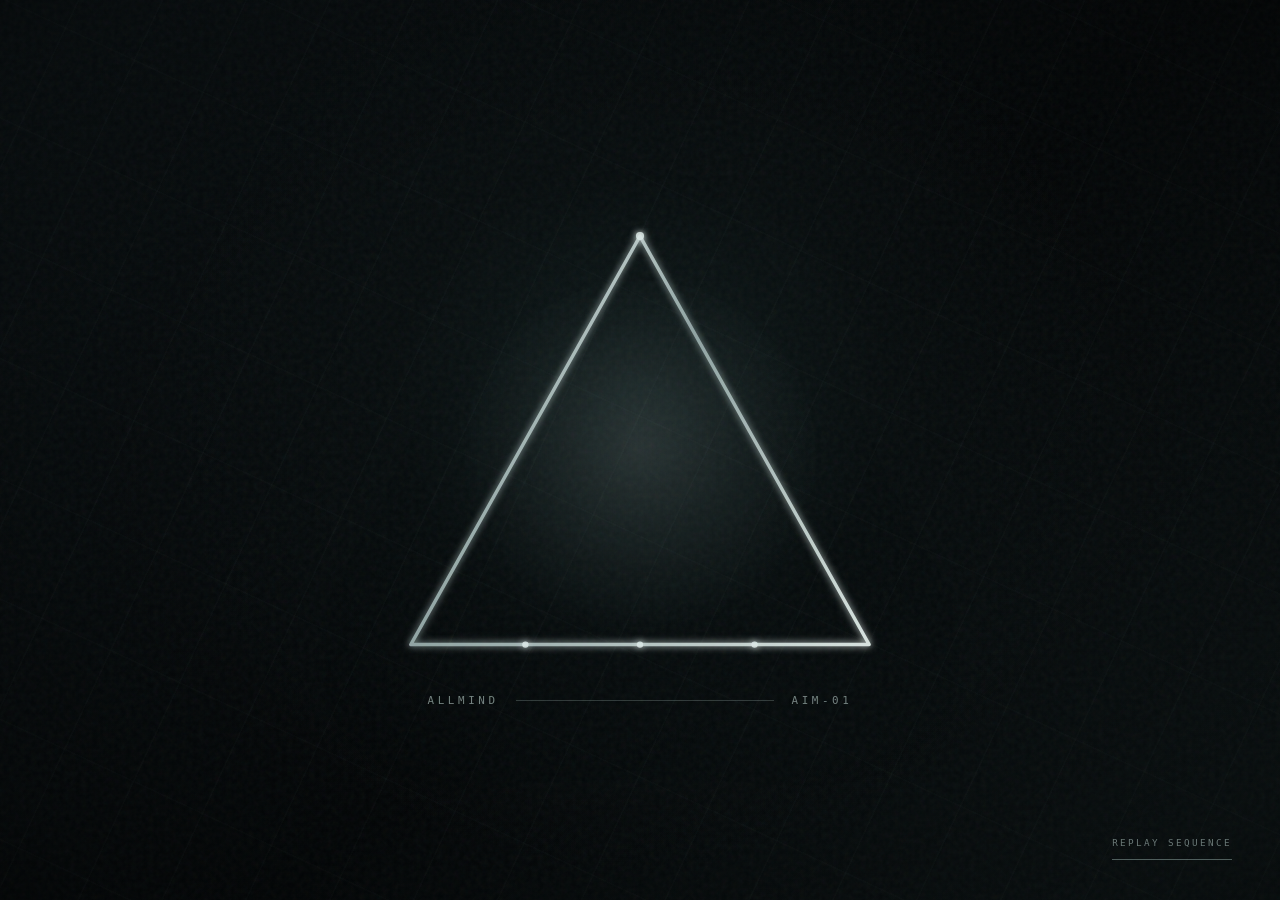
<file: index.html>
<!doctype html>
<!--
  <!doctype html> 是文档类型声明，不是普通 HTML 标签。
  它告诉浏览器按照现代 HTML5 标准模式解析页面，避免进入兼容旧网页的怪异模式。
-->
<html lang="zh-CN">
  <!--
    <html> 是整个文档的根元素。
    lang="zh-CN" 表示主要语言为简体中文，搜索引擎、翻译工具和屏幕阅读器
    会使用这个信息选择更合适的处理方式。

    HTML 标签通常成对出现：
      <section> 是开始标签；
      </section> 是结束标签；
    标签之间是它的子内容。

    写在开始标签内的 name="value" 叫“属性”：
    - name 是属性名；
    - = 连接属性名和值；
    - value 通常写在双引号内。
  -->
  <head>
    <!--
      <head> 保存页面元数据、标题和外部资源引用，一般不直接显示在页面主体中。
      <body> 才保存用户能够看到或交互的内容。
    -->
    <meta charset="UTF-8" />
    <!-- charset 指定 UTF-8 编码，使中文和大多数字符能够正确显示。 -->

    <meta name="viewport" content="width=device-width, initial-scale=1.0" />
    <!--
      viewport 控制移动设备的布局视口：
      - width=device-width：布局宽度等于设备屏幕宽度；
      - initial-scale=1.0：初始缩放比例为 1。
    -->

    <meta name="theme-color" content="#05090a" />
    <!-- 部分移动浏览器会用 theme-color 设置地址栏等界面的主题色。 -->

    <title>AIM // Linkage Sequence</title>
    <!-- title 显示在浏览器标签页和书签名称中。 -->

    <link rel="stylesheet" href="./style.css" />
    <!--
      <link> 引入外部资源：
      - rel="stylesheet" 表示资源是样式表；
      - href="./style.css" 表示读取当前目录中的 style.css；
      - ./ 代表“当前 HTML 文件所在目录”。
    -->
  </head>
  <body>
    <!--
      id 与 class 的区别：
      - id 在一个页面中应当唯一，例如 id="scene"；
      - class 可以被多个元素复用，也可同时写多个类名；
      - CSS 中 #scene 选择 id，.scene 选择 class；
      - JavaScript 可以通过 querySelector 使用相同的选择器语法。
    -->

    <!--
      整个页面只有一个主场景。
      scene 同时作为 CSS 背景容器，以及 JS 添加 restarting/is-complete 状态类的节点。
    -->
    <main class="scene" id="scene" aria-label="A 与 M 几何标志动画，单击可跳过绘制，结尾两次闪烁不可跳过，闪烁结束后双击可重新播放">
      <!-- aria-hidden 表示这两个元素只有装饰作用，屏幕阅读器无需朗读。 -->
      <div class="noise" aria-hidden="true"></div>
      <div class="scanline" aria-hidden="true"></div>

      <section class="mark-wrap" aria-label="几何字母 A 与 M">
        <div class="halo" aria-hidden="true"></div>

        <!--
          viewBox 建立 520×460 的内部坐标系。
          页面缩放 SVG 时，所有路径坐标仍然以这个固定坐标系计算。

          SVG 是基于 XML 的矢量图形语法：
          - 与位图不同，放大后路径不会出现像素锯齿；
          - path 保存点和线的数学坐标；
          - stroke 控制线条，fill 控制内部填充。

          role="img" 告诉无障碍工具把整个 SVG 当作一张图片；
          aria-labelledby="logo-title logo-desc" 表示图片名称和描述来自
          id 为 logo-title、logo-desc 的两个元素。
        -->
        <svg class="mark" viewBox="0 0 520 460" role="img" aria-labelledby="logo-title logo-desc">
          <!-- title 和 desc 为屏幕阅读器提供图形名称及绘制过程说明。 -->
          <title id="logo-title">A 与 M 合体几何标志</title>
          <desc id="logo-desc">外部三角形完成后，从底边四分之一和四分之三处同时连接顶点，绘制横线形成 A，再从横线两端连接底边中点形成 M，最后从横线中点垂直连接底边</desc>

          <!-- defs 中的滤镜和渐变不会直接显示，由后续图形通过 id 引用。 -->
          <defs>
            <!-- 高斯模糊副本与原图叠加，生成发光描边。 -->
            <filter id="glow" x="-60%" y="-60%" width="220%" height="220%">
              <!--
                stdDeviation 控制模糊程度；
                result="blur" 给这一步结果命名，后续 feMergeNode 可以引用它。
              -->
              <feGaussianBlur stdDeviation="3.2" result="blur" />

              <!-- 先合并模糊副本，再合并 SourceGraphic 原始线条。 -->
              <feMerge><feMergeNode in="blur" /><feMergeNode in="SourceGraphic" /></feMerge>
            </filter>

            <!--
              userSpaceOnUse 让渐变使用 SVG 坐标，而不是每条路径自己的包围盒。
              水平线的包围盒高度为 0；如果使用默认 objectBoundingBox，部分浏览器
              无法绘制该渐变，所以这里必须使用 userSpaceOnUse。
            -->
            <linearGradient id="metal" gradientUnits="userSpaceOnUse" x1="58" y1="38" x2="462" y2="398">
              <!--
                stop 定义渐变色标：
                - offset=0 是渐变起点；
                - offset=.45 是 45% 位置；
                - offset=1 是渐变终点。
              -->
              <stop offset="0" stop-color="#edf7f4" />
              <stop offset=".45" stop-color="#8fa3a2" />
              <stop offset="1" stop-color="#d8e3df" />
            </linearGradient>

            <!-- 标志中央的柔和径向光。 -->
            <radialGradient id="core" cx="50%" cy="48%" r="52%">
              <stop offset="0" stop-color="#dcebea" stop-opacity=".22" />
              <stop offset="1" stop-color="#89b2ae" stop-opacity="0" />
            </radialGradient>
          </defs>

          <!-- 位于所有线条下方的半透明中央微光。 -->
          <circle class="core" cx="260" cy="232" r="155" fill="url(#core)" />

          <!--
            外三角形是一条连续闭合路径：
            顶点(260,38) → 左下角(58,398) → 右下角(462,398) → Z 回到顶点。
            使用单条路径可以保证三个角在最终状态完全闭合。
          -->
          <g class="geometry outer" fill="none" stroke="url(#metal)" stroke-width="3">
            <!--
              path 的 d 属性是一串绘图命令：
              - M260 38：把画笔移动到 (260,38)，不画线；
              - L58 398：从当前位置画直线到 (58,398)；
              - L462 398：继续画直线到底边右端；
              - Z：关闭路径，自动连回最初的 M 坐标。

              SVG 坐标原点位于左上角：x 向右增大，y 向下增大。
            -->
            <path class="draw outer-triangle" d="M260 38 L58 398 L462 398 Z" />
          </g>

          <!--
            内部 AIM 结构：
            - 外三角形底边从 x=58 到 x=462，全长 404；
            - x=159 = 58 + 404×1/4；
            - x=361 = 58 + 404×3/4；
            - 横线 y=221，距底边高度为 398-221=177；
            - 横线端点是它与两条 A 内斜线的交点；
            - (260,398) 是外三角形底边中点。
          -->
          <g class="geometry inner-a" fill="none" stroke="url(#metal)" stroke-width="3.5">
            <!--
              <g> 表示 group（分组）。
              fill、stroke、stroke-width 写在父级 g 上，内部 path 会继承它们；
              横线单独写 stroke 属性，则会覆盖继承的 stroke 渐变。
            -->

            <!-- 两条线分别从底边 1/4、3/4 处同时画向顶点，构成 A 的主体。 -->
            <path class="draw inner-left" d="M159 398 L260 38" />
            <path class="draw inner-right" d="M361 398 L260 38" />

            <!-- A 的横线从中心向两侧展开。 -->
            <path class="a-bar" d="M208.66 221 L311.34 221" stroke="#dce9e7" />

            <!-- 从横线两端同时连接底边中点，与 A 的下半段共同构成 M。 -->
            <path class="draw m-left" d="M208.66 221 L260 398" />
            <path class="draw m-right" d="M311.34 221 L260 398" />

            <!-- 从横线中心垂直连接底边中点，形成 I 的主体。 -->
            <path class="draw i-stem" d="M260 221 L260 398" />
          </g>

          <!-- 关键连接点的发光圆点。 -->
          <g class="nodes" fill="#dce9e7">
            <!--
              circle 使用圆心坐标 cx/cy 和半径 r。
              例如 cx="260" cy="38" 表示圆心位于三角形顶点。
            -->
            <circle cx="260" cy="38" r="3.6" />
            <circle cx="159" cy="398" r="2.8" />
            <circle cx="361" cy="398" r="2.8" />
            <circle cx="260" cy="398" r="2.8" />
          </g>
        </svg>

        <!-- 纯装饰状态栏，不参与几何动画和无障碍朗读。 -->
        <div class="status" aria-hidden="true">
          <!--
            span 是没有默认视觉语义的行内容器，适合包裹短文字或装饰线。
            三个 span 由 CSS Flex 布局排列在同一行。
          -->
          <span class="status-copy">ALLMIND</span>
          <span class="status-rule"></span>
          <span class="status-code">AIM-01</span>
        </div>
      </section>

      <!--
        登录与注册入口在结尾第一次闪烁开始时出现，并同步上升；
        两次闪烁结束后才可以点击。

        nav 表示这组链接属于页面导航；它的最终位置由 CSS 设置为
        top: calc(50% + 7.25rem)，即从原页面中线继续向下移动约 116px。
        到达指定位置的是整个按钮组的“上边缘”，而不是按钮组的中心。

        初始的 inert 会让按钮在屏幕下方等待期间无法被鼠标或键盘选中；
        JavaScript 在闪烁结束后移除 inert，并同步更新 aria-hidden。
      -->
      <nav
        class="auth-actions"
        id="auth-actions"
        aria-label="账号操作"
        aria-hidden="true"
        inert
      >
        <!-- a 标签负责页面跳转；href 指向之前创建的登录和注册页面。 -->
        <a class="access-button access-button-primary" href="./login.html">登录</a>
        <a class="access-button access-button-secondary" href="./register.html">注册</a>
      </nav>

      <!-- 点击按钮重播；页面其他位置也支持双击重播。 -->
      <button class="replay" id="replay" type="button" aria-label="重新播放动画">
        <!--
          type="button" 明确它是普通按钮；如果以后放进 form，
          它不会像默认 submit 按钮那样提交表单。
          aria-label 提供中文无障碍名称，按钮仍可显示英文视觉文字。
        -->
        REPLAY SEQUENCE
      </button>
    </main>

    <!--
      放在 body 末尾，确保脚本执行时上面的 DOM 元素已经创建完成。
      src="./app.js" 会下载并执行外部 JavaScript 文件。
    -->
    <script src="./app.js"></script>
  </body>
</html>
</file>
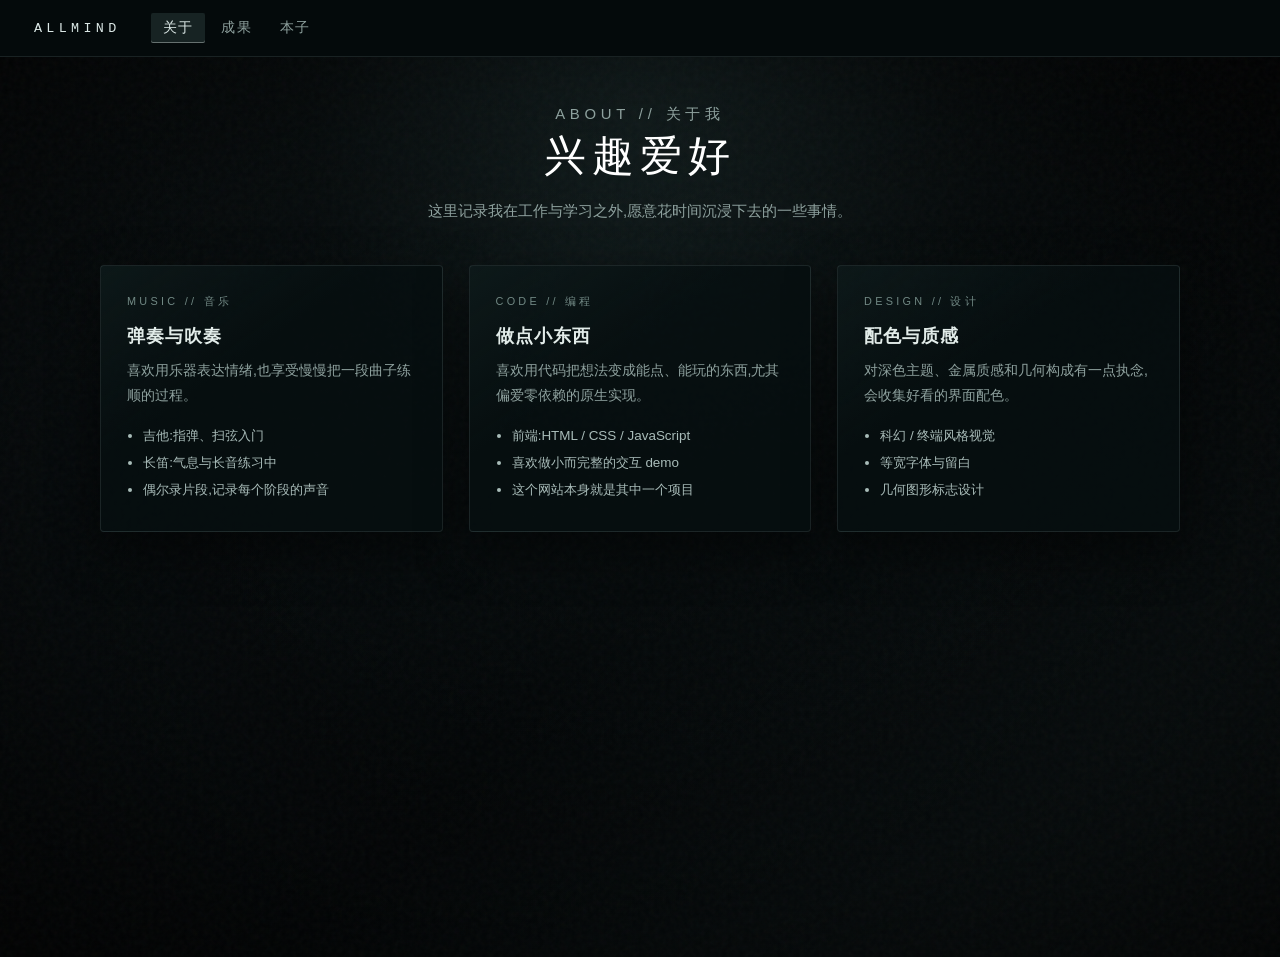
<file: about.html>
<!doctype html>
<!--
  AIM 兴趣介绍页。
  这是纯静态页面,内容直接写在下面,想改什么改什么。
-->
<html lang="zh-CN">
  <head>
    <meta charset="UTF-8" />
    <meta name="viewport" content="width=device-width, initial-scale=1.0" />
    <meta name="theme-color" content="#05090a" />
    <title>关于 // ALLMIND</title>
    <link rel="stylesheet" href="./site.css" />
  </head>
  <body>
    <nav class="site-nav">
      <a class="nav-brand" href="./index.html">ALLMIND</a>
      <div class="nav-links">
        <a class="nav-link is-active" href="./about.html" aria-current="page">关于</a>
        <a class="nav-link" href="./works.html">成果</a>
        <a class="nav-link" href="./notebook.html">本子</a>
      </div>
    </nav>

    <main class="site-scene">
      <div class="noise" aria-hidden="true"></div>

      <header class="page-head">
        <p class="eyebrow">ABOUT // 关于我</p>
        <h1>兴趣爱好</h1>
        <p>这里记录我在工作与学习之外,愿意花时间沉浸下去的一些事情。</p>
      </header>

      <section class="interest-grid">
        <article class="interest-card">
          <p class="interest-code">MUSIC // 音乐</p>
          <h2>弹奏与吹奏</h2>
          <p>喜欢用乐器表达情绪,也享受慢慢把一段曲子练顺的过程。</p>
          <ul>
            <li>吉他:指弹、扫弦入门</li>
            <li>长笛:气息与长音练习中</li>
            <li>偶尔录片段,记录每个阶段的声音</li>
          </ul>
        </article>

        <article class="interest-card">
          <p class="interest-code">CODE // 编程</p>
          <h2>做点小东西</h2>
          <p>喜欢用代码把想法变成能点、能玩的东西,尤其偏爱零依赖的原生实现。</p>
          <ul>
            <li>前端:HTML / CSS / JavaScript</li>
            <li>喜欢做小而完整的交互 demo</li>
            <li>这个网站本身就是其中一个项目</li>
          </ul>
        </article>

        <article class="interest-card">
          <p class="interest-code">DESIGN // 设计</p>
          <h2>配色与质感</h2>
          <p>对深色主题、金属质感和几何构成有一点执念,会收集好看的界面配色。</p>
          <ul>
            <li>科幻 / 终端风格视觉</li>
            <li>等宽字体与留白</li>
            <li>几何图形标志设计</li>
          </ul>
        </article>
      </section>
    </main>
  </body>
</html>
</file>
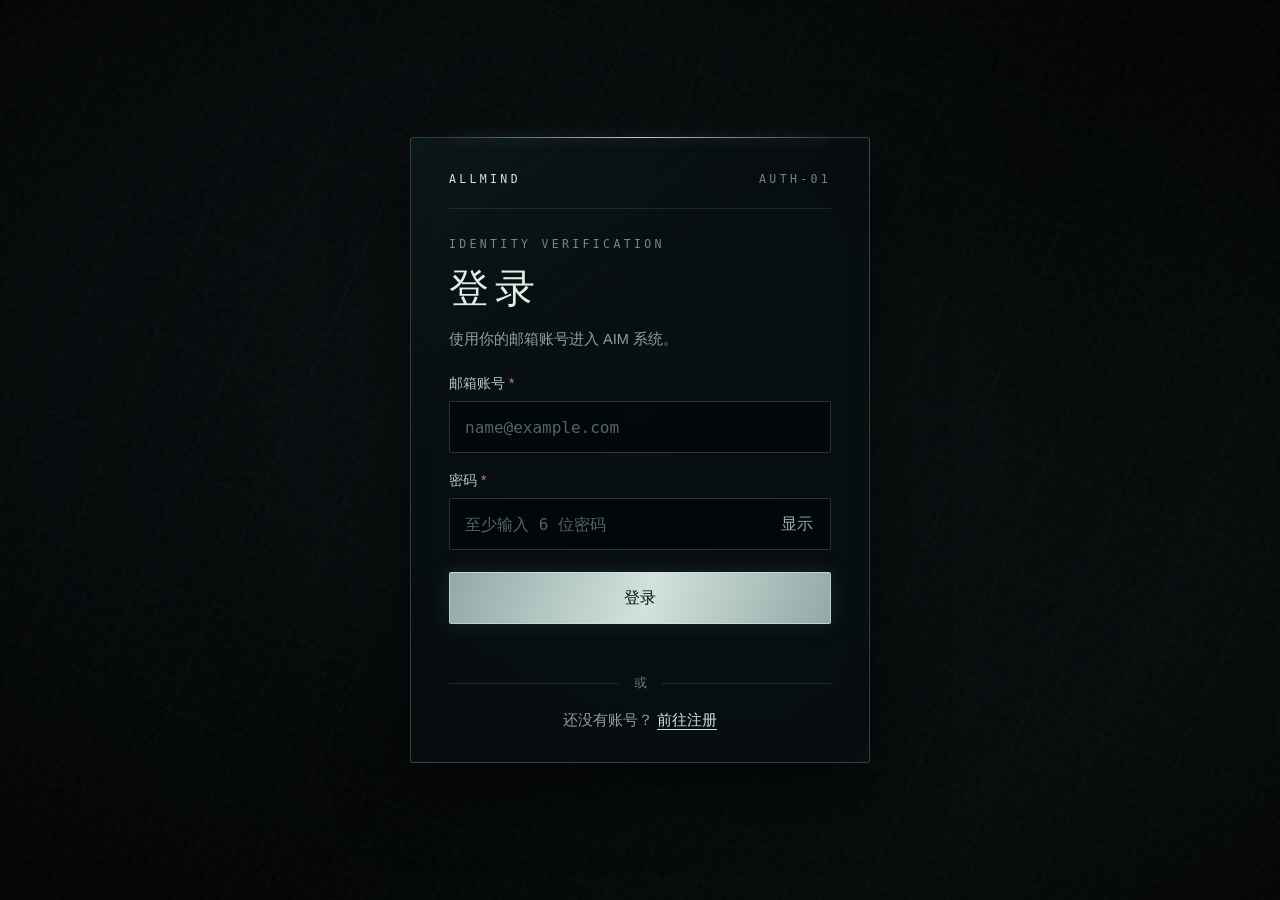
<file: login.html>
<!doctype html>
<!--
  AIM 登录页。

  本页面只负责界面展示和浏览器端格式校验，不连接数据库，也不会把用户输入
  发送到服务器。登录与注册页共用 auth.css 和 auth.js，避免两套页面出现不一致。
-->
<html lang="zh-CN">
  <head>
    <meta charset="UTF-8" />
    <meta name="viewport" content="width=device-width, initial-scale=1.0" />
    <meta name="theme-color" content="#05090a" />
    <title>登录 // ALLMIND</title>
    <link rel="stylesheet" href="./auth.css" />
  </head>
  <body>
    <!-- auth-scene 复用 AIM 主页面的墨绿色渐变、交叉线条与暗角。 -->
    <main class="auth-scene">
      <!-- noise 只负责颗粒质感，aria-hidden 表示它不包含有意义的内容。 -->
      <div class="noise" aria-hidden="true"></div>

      <section class="auth-card" aria-labelledby="login-title">
        <header class="auth-header">
          <!-- 点击品牌名可以返回 AIM 动画首页。 -->
          <a class="brand" href="./index.html" aria-label="返回 AIM 动画首页">ALLMIND</a>
          <span class="auth-code" aria-hidden="true">AUTH-01</span>
        </header>

        <div class="auth-intro">
          <p class="eyebrow">IDENTITY VERIFICATION</p>
          <h1 id="login-title">登录</h1>
          <p>使用你的邮箱账号进入 AIM 系统。</p>
        </div>

        <!--
          novalidate 关闭浏览器默认气泡提示，由 auth.js 输出统一的中文错误信息。
          required、type="email" 和 minlength="6" 仍然保留，因此浏览器的
          Constraint Validation API 依旧知道每个输入框应遵守什么规则。
        -->
        <form class="auth-form" id="login-form" data-auth-form="login" novalidate>
          <label class="field" for="login-email">
            <span class="field-label">邮箱账号 <b aria-hidden="true">*</b></span>
            <input
              class="auth-input"
              id="login-email"
              name="email"
              type="email"
              inputmode="email"
              autocomplete="username"
              placeholder="name@example.com"
              aria-describedby="login-email-error"
              required
            />
            <small class="field-error" id="login-email-error" hidden></small>
          </label>

          <label class="field" for="login-password">
            <span class="field-label">密码 <b aria-hidden="true">*</b></span>
            <span class="password-control">
              <input
                class="auth-input"
                id="login-password"
                name="password"
                type="password"
                autocomplete="current-password"
                placeholder="至少输入 6 位密码"
                aria-describedby="login-password-error"
                minlength="6"
                required
              />
              <button
                class="password-toggle"
                type="button"
                data-toggle-password="login-password"
                aria-controls="login-password"
                aria-pressed="false"
              >显示</button>
            </span>
            <small class="field-error" id="login-password-error" hidden></small>
          </label>

          <button class="primary-button" type="submit">登录</button>
          <!-- role="status" 让屏幕阅读器在文字变化时朗读结果。 -->
          <p class="form-feedback" data-form-feedback role="status" aria-live="polite"></p>
        </form>

        <div class="divider" aria-hidden="true"><span>或</span></div>

        <p class="switch-page">
          还没有账号？
          <a href="./register.html">前往注册</a>
        </p>
      </section>
    </main>

    <script src="./auth.js"></script>
  </body>
</html>
</file>
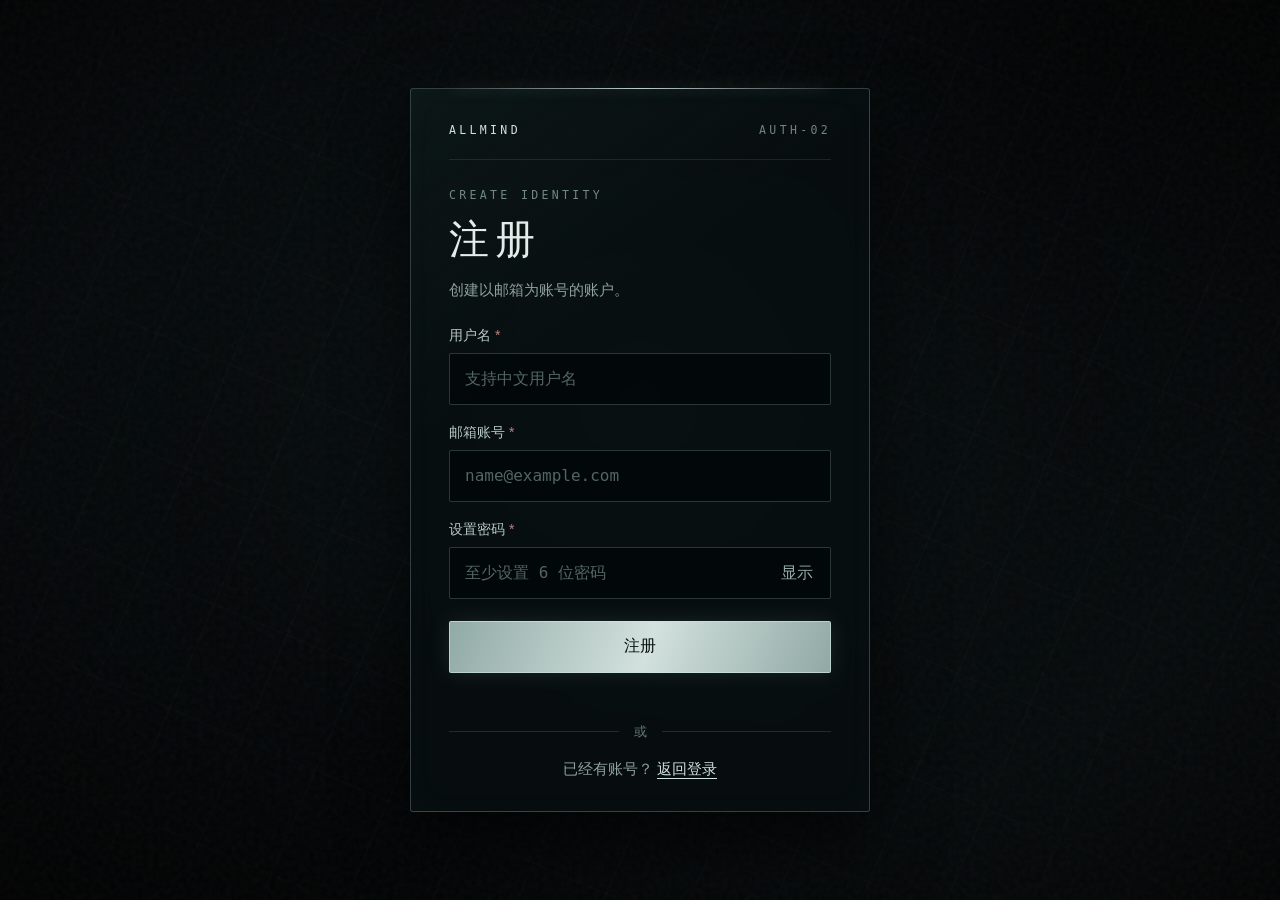
<file: register.html>
<!doctype html>
<!--
  AIM 注册页。

  用户名字段没有 pattern（正则格式）限制，所以汉字、英文字母和数字都可以输入。
  数据库存储、邮箱验证码以及真实账号创建暂不属于本页面的功能范围。
-->
<html lang="zh-CN">
  <head>
    <meta charset="UTF-8" />
    <meta name="viewport" content="width=device-width, initial-scale=1.0" />
    <meta name="theme-color" content="#05090a" />
    <title>注册 // ALLMIND</title>
    <link rel="stylesheet" href="./auth.css" />
  </head>
  <body>
    <main class="auth-scene">
      <div class="noise" aria-hidden="true"></div>

      <section class="auth-card" aria-labelledby="register-title">
        <header class="auth-header">
          <a class="brand" href="./index.html" aria-label="返回 AIM 动画首页">ALLMIND</a>
          <span class="auth-code" aria-hidden="true">AUTH-02</span>
        </header>

        <div class="auth-intro">
          <p class="eyebrow">CREATE IDENTITY</p>
          <h1 id="register-title">注册</h1>
          <p>创建以邮箱为账号的账户。</p>
        </div>

        <form class="auth-form" id="register-form" data-auth-form="register" novalidate>
          <label class="field" for="register-username">
            <span class="field-label">用户名 <b aria-hidden="true">*</b></span>
            <input
              class="auth-input"
              id="register-username"
              name="username"
              type="text"
              autocomplete="nickname"
              placeholder="支持中文用户名"
              aria-describedby="register-username-error"
              required
            />
            <small class="field-error" id="register-username-error" hidden></small>
          </label>

          <label class="field" for="register-email">
            <span class="field-label">邮箱账号 <b aria-hidden="true">*</b></span>
            <input
              class="auth-input"
              id="register-email"
              name="email"
              type="email"
              inputmode="email"
              autocomplete="email"
              placeholder="name@example.com"
              aria-describedby="register-email-error"
              required
            />
            <small class="field-error" id="register-email-error" hidden></small>
          </label>

          <label class="field" for="register-password">
            <span class="field-label">设置密码 <b aria-hidden="true">*</b></span>
            <span class="password-control">
              <input
                class="auth-input"
                id="register-password"
                name="password"
                type="password"
                autocomplete="new-password"
                placeholder="至少设置 6 位密码"
                aria-describedby="register-password-error"
                minlength="6"
                required
              />
              <button
                class="password-toggle"
                type="button"
                data-toggle-password="register-password"
                aria-controls="register-password"
                aria-pressed="false"
              >显示</button>
            </span>
            <small class="field-error" id="register-password-error" hidden></small>
          </label>

          <button class="primary-button" type="submit">注册</button>
          <p class="form-feedback" data-form-feedback role="status" aria-live="polite"></p>
        </form>

        <div class="divider" aria-hidden="true"><span>或</span></div>

        <p class="switch-page">
          已经有账号？
          <a href="./login.html">返回登录</a>
        </p>
      </section>
    </main>

    <script src="./auth.js"></script>
  </body>
</html>
</file>
<file: style.css>
/*
 * AIM 页面样式结构
 * ----------------
 * 1. 全局基础样式
 * 2. 场景背景与氛围层
 * 3. SVG 标志及其初始状态
 * 4. 状态文字和重播按钮
 * 5. 装饰动画关键帧
 * 6. JavaScript 播放时使用的状态类
 * 7. 响应式与无障碍设置
 */

/*
 * ==================== CSS 语法基础 ====================
 *
 * CSS 的基本结构：
 *
 *     选择器 {
 *       属性: 值;
 *     }
 *
 * - 选择器决定“选中哪些 HTML 元素”；
 * - { ... } 是这组样式的声明块；
 * - 属性名说明要改变什么，例如 color；
 * - 冒号 : 分隔属性和值；
 * - 分号 ; 结束一条声明；
 * - CSS 属性一般使用连字符命名，例如 background-color；
 * - 与 JavaScript 不同，CSS 的空格和换行通常只影响可读性。
 *
 * 本文件常见选择器：
 * - .scene：选中 class="scene" 的元素；
 * - #scene：选中 id="scene" 的元素（本文件目前主要使用 class）；
 * - html, body：逗号表示两个选择器共享同一组声明；
 * - .scene::before：选中由 CSS 生成的伪元素；
 * - .replay:hover：只在鼠标悬停状态下匹配；
 * - .is-complete .draw：空格表示选中 .is-complete 内部的 .draw。
 *
 * class 适合复用和状态组合；id 应在页面中唯一，通常用于 JS 定位或锚点。
 */

/* ==================== 1. 全局基础样式 ==================== */

:root {
  /*
   * :root 表示文档根元素，在 HTML 中就是 <html>。
   * 全局字体、主题颜色和 CSS 自定义属性通常放在这里。
   */

  /* 告诉浏览器本页面采用深色主题，表单控件也会优先使用深色外观。 */
  color-scheme: dark;

  /* 依次尝试等宽字体；前面的字体不存在时自动使用后面的字体。 */
  font-family: "IBM Plex Mono", "JetBrains Mono", "SFMono-Regular", Consolas, monospace;
  background: #05090a;
}

/* border-box 让 width/height 包含 padding 和 border，尺寸更容易计算。 */
/*
 * * 是通配选择器，匹配所有元素。
 *
 * box-sizing 默认是 content-box：width 只包含内容区；
 * border-box：width 同时包含内容、padding 和 border，更容易控制最终尺寸。
 */
* { box-sizing: border-box; }

/*
 * 逗号表示 html 和 body 都应用后面的声明。
 * 一行内可以写多条“属性:值;”，效果与分行完全相同。
 */
html, body { width: 100%; min-height: 100%; margin: 0; }

/* 页面不滚动，始终作为一个全屏动画场景。 */
body { overflow: hidden; background: #05090a; }

/* button 默认不会继承字体，这里让它使用页面的等宽字体。 */
button { font: inherit; }

/* ==================== 2. 场景背景与氛围层 ==================== */

.scene {
  /* 为内部绝对定位元素建立定位上下文。 */
  /*
   * position:relative 不会让元素脱离普通布局，但会成为内部
   * position:absolute 元素的定位参考。
   */
  position: relative;

  /* Grid + place-items:center 是最简洁的水平、垂直居中组合。 */
  /*
   * display:grid 开启网格布局。
   * 本场景只有一个主要内容区，不需要显式划分行列；
   * place-items:center 是 align-items 和 justify-items 的简写。
   */
  display: grid;

  /* svh 使用移动端浏览器当前可见视口高度，减少地址栏造成的跳动。 */
  min-height: 100svh;
  place-items: center;

  /*
   * isolation 创建独立层叠上下文，让负 z-index 的背景层不会跑到 body 后面。
   */
  isolation: isolate;

  /*
   * overflow:hidden 会裁剪超出场景边界的网格和扫描光。
   * cursor:crosshair 把鼠标样式改为十字准星，只是视觉提示。
   */
  overflow: hidden;
  cursor: crosshair;

  /*
   * background 可以用逗号叠加多层背景，写在前面的位于上层。
   *
   * rgba(r,g,b,a) 的前三项是红绿蓝，a 是透明度，范围 0~1。
   * radial-gradient 产生径向渐变；linear-gradient 产生线性渐变。
   */
  /* 两层渐变：中心微光 + 全屏暗色底。 */
  background:
    radial-gradient(circle at 50% 45%, rgba(30, 49, 49, .52) 0, rgba(7, 13, 14, .76) 30%, transparent 58%),
    linear-gradient(135deg, #070d0f 0%, #020506 54%, #091011 100%);
}

/*
 * ::before 负责缓慢漂移的网格纹理；
 * ::after 复用基础定位，但随后被改造成固定暗角层。
 */
.scene::before,
.scene::after {
  /*
   * ::before 和 ::after 是伪元素，HTML 中不需要额外标签。
   * 伪元素必须设置 content 才会生成盒子，空字符串表示不显示文字。
   */
  content: "";

  /*
   * position:absolute 让元素脱离普通布局。
   * inset:-20% 是 top/right/bottom/left:-20% 的简写，
   * 让纹理比视口更大，移动时不容易露出边缘。
   */
  position: absolute;
  inset: -20%;

  /*
   * z-index 控制同一层叠上下文中的前后顺序。
   * 数值越大通常越靠前；负值放到主内容后方。
   */
  z-index: -2;
  background:
    repeating-linear-gradient(115deg, transparent 0 74px, rgba(157, 186, 179, .025) 75px 76px),
    repeating-linear-gradient(25deg, transparent 0 107px, rgba(157, 186, 179, .02) 108px 109px);
  animation: drift 18s linear infinite;
}

.scene::after {
  z-index: 4;

  /* 暗角层不接收鼠标事件，下面的按钮仍然可以点击。 */
  pointer-events: none;
  background: radial-gradient(ellipse at center, transparent 33%, rgba(0, 0, 0, .2) 63%, rgba(0, 0, 0, .84) 100%);
  animation: none;
}

/* 全屏颗粒层：内嵌 SVG 的 feTurbulence 生成程序化噪点，无需图片文件。 */
.noise {
  /*
   * inset:0 是 top/right/bottom/left:0 的简写，
   * 因而噪点层会完整覆盖最近的定位祖先 .scene。
   */
  position: absolute;
  inset: 0;
  z-index: 3;
  pointer-events: none;
  /* opacity 作用于整个元素及其内容，0 完全透明，1 完全不透明。 */
  opacity: .1;

  /*
   * data:image/svg+xml,... 是 Data URL，把一小段 SVG 直接写入 CSS。
   * %3C、%3E 等是 URL 编码后的 <、>，避免特殊字符破坏 CSS 语法。
   */
  background-image: url("data:image/svg+xml,%3Csvg viewBox='0 0 180 180' xmlns='http://www.w3.org/2000/svg'%3E%3Cfilter id='n'%3E%3CfeTurbulence type='fractalNoise' baseFrequency='.9' numOctaves='3' stitchTiles='stitch'/%3E%3C/filter%3E%3Crect width='100%25' height='100%25' filter='url(%23n)' opacity='.52'/%3E%3C/svg%3E");

  /*
   * animation 简写依次包含名称、时长、时间函数和重复次数。
   * steps(2) 让动画分两步跳变，而不是平滑插值；infinite 表示无限循环。
   */
  animation: grain .2s steps(2) infinite;
}

/* 从上向下扫过画面的淡色扫描光。 */
.scanline {
  position: absolute;
  /*
   * 四个 inset 值的顺序与 margin 相同：上、右、下、左。
   * 这里只有三个值：上=-35%，左右=0，下=auto。
   */
  inset: -35% 0 auto;
  z-index: 2;
  height: 28%;
  pointer-events: none;
  opacity: 0;
  background: linear-gradient(transparent, rgba(155, 199, 193, .055), rgba(220, 243, 239, .18), transparent);
  /*
   * 这里比前面的动画多一个 1.8s，它是 animation-delay：
   * 页面载入 1.8 秒后才开始第一次扫描。
   */
  animation: scan 5.8s ease-in-out 1.8s infinite;
}

/* ==================== 3. SVG 标志及其初始状态 ==================== */

.mark-wrap {
  position: relative;

  /* 在宽屏最大 590px，在窄屏使用视口宽度的 72%。 */
  /*
   * min(a,b) 选择较小值：
   * - 72vw 表示视口宽度的 72%；
   * - 590px 表示最大不超过 590 个 CSS 像素。
   */
  width: min(72vw, 590px);

  /* 给整个标志和文字区域增加向下的柔和阴影。 */
  /*
   * drop-shadow(水平偏移 垂直偏移 模糊半径 颜色) 会依据透明轮廓投影；
   * 它比 box-shadow 更适合 SVG 和不规则透明图形。
   */
  filter: drop-shadow(0 22px 45px rgba(0, 0, 0, .72));
}

/* SVG 随容器等比例缩放；overflow:visible 允许辉光超出 viewBox。 */
.mark {
  /*
   * SVG 默认类似行内元素，可能在基线下留下空隙；
   * display:block 可以消除该空隙。
   */
  display: block;
  width: 100%;
  overflow: visible;
}

/* 标志后方呼吸式扩散的光晕。 */
.halo {
  position: absolute;
  inset: 17% 15%;
  /* 50% 圆角会把矩形变成椭圆。 */
  border-radius: 50%;
  opacity: 0;
  background: rgba(112, 155, 151, .08);
  /* blur() 对整个元素做高斯模糊，形成没有硬边的光团。 */
  filter: blur(40px);
  animation: halo 8s ease-in-out 3.9s infinite;
}

/* #glow 定义在 index.html 的 SVG <defs> 中。 */
/*
 * url(#glow) 引用当前 HTML 内 SVG <defs> 中 id="glow" 的滤镜。
 * CSS 和 SVG 可以通过 id 进行这种跨语法引用。
 */
.geometry { filter: url(#glow); }

/*
 * 所有由 JavaScript 绘制的路径默认隐藏。
 * 这可以防止 JS 尚未执行时，浏览器先短暂显示完整图形。
 */
.draw {
  /*
   * visibility:hidden 会保留元素的几何信息，但不绘制它。
   * 因此 JS 仍然可以调用 getTotalLength() 计算路径长度。
   *
   * display:none 则可能让某些几何测量或动画流程更难处理，
   * 所以这里选择 visibility。
   */
  visibility: hidden;

  /*
   * stroke-dasharray 定义 SVG 描边“实线段、空白段”的交替长度；
   * stroke-dashoffset 控制整个虚线图案沿路径移动多少距离。
   * 初始值主要用于防止 JS 执行前闪现，真正长度会由 JS 动态覆盖。
   */
  stroke-dasharray: 0 9999;
  stroke-dashoffset: 0;
}

.outer-triangle {
  /* 圆角连接能避免三角形顶点出现尖锐缺口。 */
  stroke-linejoin: round;
}

/* 内部线条的端点和连接处使用圆角，与辉光风格保持一致。 */
.inner-left,
.inner-right,
.m-left,
.m-right,
.i-stem {
  stroke-linecap: round;
  stroke-linejoin: round;
}

.a-bar {
  stroke-linecap: round;
  visibility: hidden;

  /*
   * transform-box:fill-box 让变换参考横线自身的包围盒；
   * transform-origin:center 让 scaleX(0→1) 从中心同时向两侧展开。
   */
  transform-box: fill-box;
  transform-origin: center;
  /*
   * transform 不改变文档布局，只改变最终绘制结果。
   * scaleX(0) 将横向比例缩小为 0，所以横线不可见但仍保留结构。
   */
  transform: scaleX(0);
}

/* 中央径向微光，延迟到几何标志接近完成时出现。 */
/*
 * animation 简写此处依次为：
 * 名称 core-in、时长 2s、缓动 ease-out、延迟 3.35s、填充 forwards。
 * forwards 表示播放结束后保留最后一个关键帧。
 */
.core { opacity: 0; animation: core-in 2s ease-out 3.35s forwards; }

/* 顶点与底边节点采用短促闪烁的 steps 动画。 */
.nodes { opacity: 0; filter: url(#glow); animation: nodes-in .4s steps(2) 4.15s forwards; }

/* ==================== 4. 状态文字、账号入口和重播按钮 ==================== */

.status {
  /*
   * Flex 布局适合把左文字、伸缩横线、右文字排列在同一行。
   * align-items:center 让三个子项在交叉轴上垂直居中。
   */
  display: flex;
  align-items: center;
  width: 72%;
  margin: -1.3rem auto 0;
  color: rgba(183, 203, 199, .62);
  /*
   * clamp(最小值, 理想值, 最大值)：
   * 字号随视口宽度变化，但不会小于 .54rem 或大于 .68rem。
   * rem 相对于根元素字体大小，vw 相对于视口宽度。
   */
  font-size: clamp(.54rem, 1.2vw, .68rem);
  letter-spacing: .33em;
  opacity: 0;
  transform: translateY(8px);
  animation: status-in .7s ease 4.4s forwards;
}

.status-rule {
  /*
   * flex:1 让中间线占据文字之外的剩余宽度。
   * margin 的两个值表示：上下 0，左右 1.1rem。
   */
  flex: 1;
  height: 1px;
  margin: 0 1.1rem;
  background: rgba(166, 190, 185, .26);
}

/*
 * 登录与注册按钮组的初始位置。
 *
 * position:absolute 让它以全屏 .scene 为定位参考；
 * top:100% 把按钮组的上边缘放在视口底边，因此整个按钮组位于页面下方；
 * left:50% 配合 translateX(-50%) 只负责水平居中，不做垂直方向的居中。
 */
.auth-actions {
  position: absolute;
  top: 100%;
  left: 50%;
  z-index: 5;
  display: flex;
  gap: clamp(.7rem, 2vw, 1rem);
  width: min(78vw, 430px);
  opacity: 0;
  pointer-events: none;
  transform: translateX(-50%);

  /*
   * top 的过渡产生“由下向上升起”的位移动画。
   * opacity 使用较短时间，让按钮开始移动时同步显现。
   */
  transition:
    top .9s cubic-bezier(.2, .75, .22, 1),
    opacity .42s ease-out;
}

/* 两个 a 标签共享按钮的尺寸、排版和交互基础样式。 */
.access-button {
  display: grid;
  flex: 1;
  min-width: 0;
  height: 48px;
  place-items: center;
  border: 1px solid rgba(201, 224, 219, .55);
  border-radius: 2px;
  color: #dce9e6;
  font-family: "Microsoft YaHei", "PingFang SC", sans-serif;
  font-size: .86rem;
  letter-spacing: .24em;
  text-decoration: none;
  box-shadow: 0 0 20px rgba(157, 195, 187, .07);
  transition:
    color .2s ease,
    border-color .2s ease,
    background .2s ease,
    box-shadow .2s ease;
}

/* 登录是主要操作，使用浅色金属质感填充。 */
.access-button-primary {
  color: #07100f;
  background: linear-gradient(110deg, rgba(145, 170, 166, .94), rgba(210, 225, 221, .96) 52%, rgba(145, 169, 165, .94));
}

/* 注册是次要操作，使用半透明深色背景。 */
.access-button-secondary { background: rgba(5, 13, 14, .76); }

.access-button:hover,
.access-button:focus-visible {
  border-color: #e0eeeb;
  box-shadow: 0 0 26px rgba(180, 216, 208, .18);
  outline: none;
}

.access-button-primary:hover,
.access-button-primary:focus-visible { background: #e1ece9; }

.access-button-secondary:hover,
.access-button-secondary:focus-visible {
  color: #fff;
  background: rgba(25, 43, 42, .9);
}

/* 固定在右下角的重播按钮。 */
.replay {
  position: absolute;
  /* clamp 让按钮到边缘的距离在不同屏幕上平滑变化。 */
  right: clamp(1.25rem, 4vw, 3rem);
  bottom: clamp(1.25rem, 4vw, 2.5rem);
  z-index: 5;
  padding: .7rem 0;
  /* 先清除按钮默认边框，再单独绘制底边。 */
  border: 0;
  border-bottom: 1px solid rgba(175, 203, 198, .42);
  color: rgba(191, 215, 211, .52);
  background: transparent;
  font-size: .58rem;
  letter-spacing: .26em;
  cursor: pointer;
  /*
   * transition 只在属性值发生变化时执行平滑过渡。
   * 这里鼠标悬停时文字和底边颜色会在 .25 秒内改变。
   */
  transition: color .25s, border-color .25s;
}

/*
 * :hover 匹配鼠标悬停；
 * :focus-visible 通常匹配键盘导航产生的焦点。
 * 两个选择器用逗号连接，表示任一状态都应用相同样式。
 */
.replay:hover,
.replay:focus-visible {
  color: #e0ece9;
  border-color: #d9e8e4;
  outline: none;
}

/* 两次收尾闪烁期间暂时禁用重播，用较暗的文字提示当前不能操作。 */
.replay:disabled {
  opacity: .4;
  cursor: default;
}

/* ==================== 5. CSS 装饰动画关键帧 ==================== */

/* 中央光由透明变亮，再回落到较柔和的最终强度。 */
/*
 * @keyframes 定义动画随时间变化的属性。
 * 0%、35%、100% 是动画进度，不是页面坐标。
 * 浏览器会自动计算这些关键状态之间的中间值。
 */
@keyframes core-in { 0% { opacity: 0; } 35% { opacity: 1; } 100% { opacity: .55; } }

/* 节点闪现：steps(2) 会产生类似电子信号跳变的感觉。 */
@keyframes nodes-in { 0% { opacity: 0; } 45% { opacity: 1; } 70% { opacity: .25; } 100% { opacity: .9; } }

/* 状态文字淡入并向上归位。 */
@keyframes status-in { to { opacity: 1; transform: none; } }

/* 背景光晕循环呼吸。 */
@keyframes halo { 0%, 100% { opacity: .18; transform: scale(.88); } 50% { opacity: .7; transform: scale(1.1); } }

/* 扫描光从视口上方移动到下方。 */
@keyframes scan { 0% { transform: translateY(-20vh); opacity: 0; } 15% { opacity: 1; } 55% { opacity: .7; } 75%, 100% { transform: translateY(150vh); opacity: 0; } }

/* 快速改变噪点层的位置，模拟每一帧都不同的胶片颗粒。 */
@keyframes grain { 0% { transform: translate(0, 0); } 25% { transform: translate(-1%, 1%); } 50% { transform: translate(1%, -1%); } 75% { transform: translate(1%, 1%); } }

/* 网格背景进行幅度很小的长时间漂移。 */
@keyframes drift { to { transform: translate3d(5%, -3%, 0); } }

/* ==================== 6. JavaScript 使用的状态类 ==================== */

/*
 * JS 重播时会短暂添加 .restarting。
 * animation:none 强制清除这些 CSS 动画的当前播放状态；
 * JS 读取一次 offsetWidth 后移除此类，动画便能重新从第一帧开始。
 */
.restarting .draw,
.restarting .core,
.restarting .nodes,
.restarting .status,
.restarting .halo,
.restarting .auth-actions {
  /*
   * !important 提高这条声明的优先级，确保它能临时覆盖元素原有动画。
   * 一般项目不应滥用 !important；这里用于明确的“强制重置状态”场景。
   */
  animation: none !important;
}

/* 重播开始时按钮应立即回到底部，不能播放一次反向下降动画。 */
.restarting .auth-actions { transition: none !important; }

/*
 * 几何动画正常结束后，JS 添加 .show-auth-actions：
 * - 50% 仍以页面垂直中线为基准；
 * - 再加 7.25rem（默认字号下约 116px），使按钮顶边停在用户标注的红线处；
 * - 没有 translateY(-50%)，所以这里绝不是把按钮中心放到页面中间；
 * - pointer-events:auto 准备接收鼠标事件；闪烁期间仍受 HTML 的 inert 限制，
 *   JS 等两次闪烁结束后才移除 inert，让按钮可以点击。
 */
.show-auth-actions .auth-actions {
  top: calc(50% + 7.25rem);
  opacity: 1;
  pointer-events: auto;
}

/*
 * 用户单击跳过 AIM 动画时会添加 .skip-auth-motion。
 * transition:none 覆盖上面的上升过渡，让按钮直接呈现最终位置。
 */
.skip-auth-motion .auth-actions { transition: none; }

/*
 * 整段动画完成后，JS 添加 .is-complete。
 * 此时彻底移除虚线并强制显示路径，避免浮点路径长度取整留下末端细缝。
 */
.is-complete .draw {
  visibility: visible;
  stroke-dasharray: none;
  stroke-dashoffset: 0;
}

.is-complete .a-bar {
  visibility: visible !important;
  opacity: 1 !important;
  stroke-dasharray: none !important;
  stroke-dashoffset: 0 !important;
  transform: scaleX(1) !important;
}

/*
 * 单击跳过动画时，几何序列可能比这些 CSS 装饰动画更早结束。
 * 因此最终状态类也要锁定一次性装饰元素的最终帧：
 * - core：中央微光；
 * - nodes：关键连接点；
 * - status：底部 ALLMIND / AIM-01 状态栏。
 *
 * halo、scanline、noise 是有意持续循环的环境特效，不在这里停止。
 */
.is-complete .core {
  opacity: .55;
  animation: none;
}

.is-complete .nodes {
  opacity: .9;
  animation: none;
}

.is-complete .status {
  opacity: 1;
  transform: none;
  animation: none;
}

/* ==================== 7. 响应式与无障碍设置 ==================== */

/* 小屏幕上扩大标志占比，并把重播按钮移到底部中央。 */
@media (max-width: 600px) {
  /*
   * @media 是媒体查询。只有视口宽度不超过 600px 时，
   * 其中的声明才参与层叠。
   */
  .mark-wrap { width: min(92vw, 540px); }
  .auth-actions { width: min(88vw, 430px); }
  .replay { right: 50%; transform: translateX(50%); }
}

/*
 * 尊重操作系统的“减少动态效果”设置。
 * CSS 装饰动画会被压缩到近乎瞬间完成，避免持续移动造成不适。
 */
@media (prefers-reduced-motion: reduce) {
  /*
   * prefers-reduced-motion 来自用户的操作系统/浏览器偏好，
   * 不是由页面自行判断。reduce 表示用户希望减少非必要运动。
   */
  .draw { stroke-dashoffset: 0; }
  .core { opacity: .55; }
  .nodes, .status { opacity: .9; transform: none; }
  .auth-actions { transition-duration: .001ms !important; }
  *, *::before, *::after { animation-duration: .001ms !important; animation-iteration-count: 1 !important; }
}
</file>
<file: site.css>
/*
 * 新页面共享样式
 * ================
 * 供 notebook.html / works.html / about.html 共用,风格延续 AIM 首页的
 * 墨绿渐变、等宽字体与金属质感。包含:
 *   1. 主题变量与全局基础
 *   2. 顶部导航栏
 *   3. 场景背景(噪点 + 暗角)
 *   4. 页面标题区
 *   5. 成果卡片与媒体区
 *   6. 便签(锚定到卡片)
 *   7. 编辑模式控件
 *   8. 灯箱(图片放大)
 *   9. 响应式与无障碍
 */

:root {
  color-scheme: dark;
  font-family: "IBM Plex Mono", "JetBrains Mono", "SFMono-Regular", Consolas, "Microsoft YaHei", monospace;

  --page-background: #05090a;
  --panel: rgba(7, 15, 16, 0.82);
  --line: rgba(177, 207, 200, 0.26);
  --line-soft: rgba(169, 195, 190, 0.13);
  --text-main: #e2ece9;
  --text-muted: #8ea19e;
  --accent: #b8d3ce;
  --accent-strong: #dce9e7;
  --note-font: "Xingkai SC", "STKaiti", "KaiTi", "Kaiti SC", "楷体", cursive;
}

* { box-sizing: border-box; }

html, body {
  min-width: 100%;
  min-height: 100%;
  margin: 0;
  background: var(--page-background);
}

body { min-height: 100svh; }

button, input { font: inherit; }
button, a { -webkit-tap-highlight-color: transparent; }

a:focus-visible,
button:focus-visible {
  outline: 1px solid #dce9e7;
  outline-offset: 4px;
}

/* ==================== 1. 顶部导航栏 ==================== */

.site-nav {
  position: sticky;
  top: 0;
  z-index: 1000;
  display: flex;
  align-items: center;
  gap: clamp(14px, 3vw, 30px);
  padding: 13px clamp(16px, 4vw, 34px);
  border-bottom: 1px solid var(--line-soft);
  background: rgba(5, 12, 13, 0.82);
  backdrop-filter: blur(12px);
}

.nav-brand {
  color: var(--accent-strong);
  font-size: .84rem;
  letter-spacing: .32em;
  text-decoration: none;
}

.nav-brand:hover { color: #fff; }

.nav-links {
  display: flex;
  gap: 4px;
}

.nav-link {
  padding: 6px 12px;
  border-radius: 2px;
  color: var(--text-muted);
  font-family: "Microsoft YaHei", "PingFang SC", sans-serif;
  font-size: .86rem;
  letter-spacing: .1em;
  text-decoration: none;
  transition: color .18s ease, background .18s ease;
}

.nav-link:hover { color: var(--text-main); background: rgba(140, 180, 174, .1); }

.nav-link.is-active {
  color: var(--accent-strong);
  background: rgba(140, 180, 174, .14);
  box-shadow: inset 0 -1px 0 rgba(220, 233, 231, .4);
}

.nav-tools {
  display: flex;
  align-items: center;
  gap: 12px;
  margin-left: auto;
}

.nav-edit-hint {
  color: #9fc2bb;
  font-size: .72rem;
  letter-spacing: .06em;
}

.nav-button {
  padding: 6px 12px;
  border: 1px solid var(--line);
  border-radius: 2px;
  color: var(--text-main);
  background: rgba(12, 26, 27, .7);
  font-size: .76rem;
  letter-spacing: .08em;
  cursor: pointer;
  transition: border-color .18s ease, background .18s ease;
}

.nav-button:hover { border-color: var(--accent-strong); background: rgba(30, 52, 51, .85); }

/* ==================== 2. 场景背景 ==================== */

.site-scene {
  position: relative;
  min-height: 100svh;
  padding: 44px clamp(16px, 4vw, 44px) 100px;
  isolation: isolate;
  overflow: hidden;
  background:
    radial-gradient(circle at 50% 8%, rgba(30, 49, 49, .5) 0, rgba(7, 13, 14, .72) 32%, transparent 60%),
    linear-gradient(135deg, #070d0f 0%, #020506 54%, #091011 100%);
}

.site-scene::after {
  content: "";
  position: absolute;
  inset: 0;
  z-index: -1;
  pointer-events: none;
  background: radial-gradient(ellipse at center, transparent 32%, rgba(0, 0, 0, .22) 66%, rgba(0, 0, 0, .8) 100%);
}

.noise {
  position: absolute;
  inset: 0;
  z-index: 0;
  pointer-events: none;
  opacity: .07;
  background-image: url("data:image/svg+xml,%3Csvg viewBox='0 0 180 180' xmlns='http://www.w3.org/2000/svg'%3E%3Cfilter id='n'%3E%3CfeTurbulence type='fractalNoise' baseFrequency='.9' numOctaves='3' stitchTiles='stitch'/%3E%3C/filter%3E%3Crect width='100%25' height='100%25' filter='url(%23n)' opacity='.52'/%3E%3C/svg%3E");
}

/* ==================== 3. 页面标题区 ==================== */

.page-head {
  position: relative;
  z-index: 1;
  max-width: 1080px;
  margin: 0 auto 40px;
  text-align: center;
}

.eyebrow {
  margin: 0 0 12px;
  color: #718884;
  font-size: .72rem;
  letter-spacing: .32em;
}

.page-head h1 {
  margin: 0 0 14px;
  font-family: "Microsoft YaHei", "PingFang SC", sans-serif;
  font-size: clamp(1.9rem, 6vw, 2.6rem);
  font-weight: 500;
  letter-spacing: .14em;
}

.page-head > p {
  margin: 0 auto;
  max-width: 620px;
  color: var(--text-muted);
  font-family: "Microsoft YaHei", "PingFang SC", sans-serif;
  font-size: .93rem;
  line-height: 1.8;
}

.page-head .hint {
  margin-top: 10px;
  color: #5f7370;
  font-size: .76rem;
}

/* ==================== 4. 成果卡片 ==================== */

/*
 * 卡片网格。gap 留得比较宽,让锚定便签悬出卡片时不会挤到相邻卡片。
 */
.board {
  position: relative;
  z-index: 1;
  max-width: 1080px;
  margin: 0 auto;
  display: grid;
  grid-template-columns: repeat(auto-fill, minmax(300px, 1fr));
  gap: 2.6rem 2.2rem;
  align-items: start;
}

/*
 * 卡片容器必须 position:relative,作为便签的定位参考。
 * 注意:这里不能写 overflow:hidden,否则便签悬出卡片的部分会被裁掉;
 * 圆角裁剪只交给 .work-media 自己完成。
 */
.work-card {
  position: relative;
  min-width: 0;
  padding: 12px;
  border: 1px solid var(--line-soft);
  border-radius: 4px;
  background: var(--panel);
  box-shadow: 0 18px 48px rgba(0, 0, 0, .5);
}

.work-media {
  position: relative;
  aspect-ratio: 16 / 10;
  overflow: hidden;
  border-radius: 3px;
  background:
    repeating-linear-gradient(45deg, rgba(255, 255, 255, .035) 0 12px, transparent 12px 24px),
    linear-gradient(150deg, #2c3f42, #182528);
}

.work-media img,
.work-media video {
  display: block;
  width: 100%;
  height: 100%;
  object-fit: cover;
}

.work-media iframe {
  display: block;
  width: 100%;
  height: 100%;
  border: 0;
}

/* 没有源文件时显示的占位字样。 */
.work-media.is-placeholder {
  display: grid;
  place-items: center;
}

.media-placeholder {
  color: rgba(220, 233, 231, .5);
  font-size: .78rem;
  letter-spacing: .42em;
}

/* 视频卡片在媒体区左上角放一个播放角标。 */
.work-media .play-badge {
  position: absolute;
  top: 10px;
  left: 10px;
  padding: 3px 8px;
  border: 1px solid rgba(220, 233, 231, .4);
  border-radius: 2px;
  color: rgba(220, 233, 231, .9);
  background: rgba(5, 13, 14, .5);
  font-size: .64rem;
  letter-spacing: .2em;
  pointer-events: none;
}

.work-card h3 {
  margin: 14px 2px 6px;
  font-family: "Microsoft YaHei", "PingFang SC", sans-serif;
  font-size: 1.02rem;
  font-weight: 600;
  letter-spacing: .04em;
  color: var(--text-main);
}

.work-meta {
  display: flex;
  align-items: center;
  gap: 10px;
  margin: 0 2px 8px;
  color: #718481;
  font-size: .74rem;
  letter-spacing: .06em;
}

.work-meta .dot { width: 3px; height: 3px; border-radius: 50%; background: #55706c; }

.work-tags {
  display: flex;
  flex-wrap: wrap;
  gap: 6px;
  margin: 0 2px 8px;
}

.work-tags span {
  padding: 2px 8px;
  border: 1px solid rgba(160, 195, 188, .22);
  border-radius: 999px;
  color: #9fb8b3;
  font-family: "Microsoft YaHei", "PingFang SC", sans-serif;
  font-size: .7rem;
}

.work-desc {
  margin: 0 2px 4px;
  color: var(--text-muted);
  font-family: "Microsoft YaHei", "PingFang SC", sans-serif;
  font-size: .84rem;
  line-height: 1.7;
}

/* ==================== 5. 便签(锚定到卡片) ==================== */

.note {
  position: absolute;
  min-width: 140px;
  min-height: 96px;
  padding: 15px 15px 17px;
  border-radius: 2px;
  color: #2b2a22;
  font-family: var(--note-font);
  font-size: 15px;
  line-height: 23px;
  /* 默认叠在卡片之上;具体数值由 JS 动态赋值并递增。 */
  transform: rotate(var(--tilt, 0deg));
  box-shadow:
    0 10px 22px rgba(0, 0, 0, .34),
    0 2px 5px rgba(0, 0, 0, .18);
  cursor: default;
  user-select: none;
  transition: box-shadow .18s ease, transform .18s ease;
}

/* 编辑模式下才允许拖拽与悬停反馈。 */
/* touch-action:none 阻止触屏拖动便签时页面跟着滚动;只读模式不加,保证正文可滚动。 */
.editing .note { cursor: grab; touch-action: none; }
.editing .note:hover { box-shadow: 0 16px 32px rgba(0, 0, 0, .4), 0 3px 7px rgba(0, 0, 0, .22); }

.note.is-dragging {
  transition: none;
  cursor: grabbing;
  box-shadow: 0 26px 48px rgba(0, 0, 0, .46);
  transform: rotate(var(--tilt, 0deg)) scale(1.03);
}

.note[data-color="yellow"] { background: linear-gradient(160deg, #fdf5cc, #f6e9a8); }
.note[data-color="pink"]   { background: linear-gradient(160deg, #fce0e2, #f6cdd0); }
.note[data-color="green"]  { background: linear-gradient(160deg, #dbedd8, #c8e3c4); }
.note[data-color="blue"]   { background: linear-gradient(160deg, #d9e9f7, #c4dcf0); }
.note[data-color="gray"]   { background: linear-gradient(160deg, #eceae2, #dedbd2); }

.note .tape {
  position: absolute;
  top: -11px;
  left: 50%;
  width: 78px;
  height: 22px;
  background: linear-gradient(180deg, rgba(255, 255, 255, .58), rgba(255, 255, 255, .3));
  border-left: 1px solid rgba(255, 255, 255, .45);
  border-right: 1px solid rgba(255, 255, 255, .45);
  box-shadow: 0 1px 4px rgba(0, 0, 0, .14);
  transform: translateX(-50%) rotate(-2.4deg);
  pointer-events: none;
}

.note .note-body {
  height: 100%;
  overflow: auto;
  outline: none;
  white-space: pre-wrap;
  word-break: break-word;
  overscroll-behavior: contain;
  background-image: repeating-linear-gradient(to bottom, transparent 0 22px, rgba(120, 100, 60, .15) 22px 23px);
}

.note .note-body:empty::before {
  content: attr(data-placeholder);
  color: rgba(90, 82, 55, .45);
  pointer-events: none;
}

.note.is-editing { user-select: text; cursor: text; }
.note.is-editing .note-body { cursor: text; }

.note .note-del {
  position: absolute;
  top: 3px;
  right: 5px;
  width: 20px;
  height: 20px;
  padding: 0;
  border: 0;
  border-radius: 50%;
  color: rgba(60, 52, 34, .5);
  background: transparent;
  font-size: 15px;
  line-height: 1;
  cursor: pointer;
  opacity: 0;
  transition: opacity .15s ease, background .15s ease, color .15s ease;
}

.editing .note:hover .note-del { opacity: 1; }
.note .note-del:hover { color: #7a2f2f; background: rgba(255, 255, 255, .5); }

.note .note-resize {
  position: absolute;
  right: 0;
  bottom: 0;
  width: 20px;
  height: 20px;
  cursor: nwse-resize;
  opacity: 0;
  transition: opacity .15s ease;
}

.editing .note:hover .note-resize { opacity: .6; }

.note .note-resize::after {
  content: "";
  position: absolute;
  right: 4px;
  bottom: 4px;
  width: 9px;
  height: 9px;
  border-right: 2px solid rgba(60, 52, 34, .62);
  border-bottom: 2px solid rgba(60, 52, 34, .62);
}

/* ==================== 6. 编辑模式控件 ==================== */

/* 每张卡片上的“+ 便签”按钮,仅编辑模式显示。 */
.work-add-note {
  display: none;
  margin: 10px 2px 0;
  padding: 6px 0;
  width: 100%;
  border: 1px dashed rgba(160, 195, 188, .35);
  border-radius: 3px;
  color: #9fb8b3;
  background: transparent;
  font-family: "Microsoft YaHei", "PingFang SC", sans-serif;
  font-size: .78rem;
  letter-spacing: .1em;
  cursor: pointer;
  transition: border-color .18s ease, color .18s ease, background .18s ease;
}

.editing .work-add-note { display: block; }
.work-add-note:hover { border-color: var(--accent-strong); color: var(--text-main); background: rgba(140, 180, 174, .08); }

/* ==================== 7. 灯箱 ==================== */

.lightbox {
  position: fixed;
  inset: 0;
  z-index: 2000;
  display: grid;
  place-items: center;
  padding: 4vh 4vw;
  background: rgba(2, 5, 6, .92);
  opacity: 0;
  pointer-events: none;
  transition: opacity .22s ease;
}

.lightbox.is-open { opacity: 1; pointer-events: auto; }

.lightbox img {
  max-width: 100%;
  max-height: 100%;
  border-radius: 3px;
  box-shadow: 0 30px 80px rgba(0, 0, 0, .7);
}

.lightbox-close {
  position: absolute;
  top: 18px;
  right: 22px;
  width: 40px;
  height: 40px;
  border: 1px solid var(--line);
  border-radius: 50%;
  color: var(--text-main);
  background: rgba(10, 20, 21, .6);
  font-size: 1.2rem;
  cursor: pointer;
}

.lightbox-close:hover { border-color: var(--accent-strong); }

/* ==================== 7b. 分类筛选栏(works 页) ==================== */

.filter-bar {
  position: relative;
  z-index: 1;
  max-width: 1080px;
  margin: 0 auto 32px;
  display: flex;
  flex-wrap: wrap;
  gap: 8px;
  justify-content: center;
}

.filter-btn {
  padding: 6px 14px;
  border: 1px solid var(--line);
  border-radius: 999px;
  color: var(--text-muted);
  background: transparent;
  font-family: "Microsoft YaHei", "PingFang SC", sans-serif;
  font-size: .8rem;
  letter-spacing: .08em;
  cursor: pointer;
  transition: color .18s ease, border-color .18s ease, background .18s ease;
}

.filter-btn:hover { color: var(--text-main); border-color: var(--accent); }

.filter-btn.is-active {
  color: var(--accent-strong);
  border-color: var(--accent-strong);
  background: rgba(140, 180, 174, .14);
}

/* ==================== 7c. 兴趣卡片(about 页) ==================== */

.interest-grid {
  position: relative;
  z-index: 1;
  max-width: 1080px;
  margin: 0 auto;
  display: grid;
  grid-template-columns: repeat(auto-fit, minmax(260px, 1fr));
  gap: 1.6rem;
}

.interest-card {
  padding: 26px 26px 28px;
  border: 1px solid var(--line-soft);
  border-radius: 4px;
  background:
    linear-gradient(145deg, rgba(23, 39, 39, .4), transparent 38%),
    var(--panel);
  box-shadow: 0 18px 48px rgba(0, 0, 0, .5);
}

.interest-card .interest-code {
  margin: 0 0 12px;
  color: #718884;
  font-size: .68rem;
  letter-spacing: .3em;
}

.interest-card h2 {
  margin: 0 0 10px;
  font-family: "Microsoft YaHei", "PingFang SC", sans-serif;
  font-size: 1.15rem;
  font-weight: 600;
  letter-spacing: .06em;
  color: var(--text-main);
}

.interest-card p {
  margin: 0 0 14px;
  color: var(--text-muted);
  font-family: "Microsoft YaHei", "PingFang SC", sans-serif;
  font-size: .88rem;
  line-height: 1.8;
}

.interest-card ul {
  margin: 0;
  padding-left: 1.2em;
  color: #a9bcb9;
  font-family: "Microsoft YaHei", "PingFang SC", sans-serif;
  font-size: .84rem;
  line-height: 2;
}

/* ==================== 8. 响应式与无障碍 ==================== */

@media (max-width: 640px) {
  .site-nav { flex-wrap: wrap; gap: 8px 14px; }
  .nav-tools { width: 100%; justify-content: flex-end; }
  .site-scene { padding-top: 30px; }
  .board { gap: 2.8rem 1rem; }
}

@media (prefers-reduced-motion: reduce) {
  .note, .nav-link, .nav-button, .work-add-note, .lightbox {
    transition: none !important;
  }
}
</file>
<file: auth.css>
/*
 * 登录页与注册页共用样式
 * ========================
 * 本文件只负责两个账号页面，不会改变 index.html 中的 AIM 标志动画。
 * 背景颜色、中心微光、交叉线条和颗粒参数取自原 AIM 页面，使三个页面视觉统一。
 */

:root {
  color-scheme: dark;
  font-family: "IBM Plex Mono", "JetBrains Mono", "SFMono-Regular", Consolas, "Microsoft YaHei", monospace;

  /* CSS 自定义属性相当于可以重复使用的样式变量。 */
  --page-background: #05090a;
  --panel-background: rgba(7, 15, 16, 0.86);
  --panel-border: rgba(177, 207, 200, 0.26);
  --text-main: #e2ece9;
  --text-muted: #8ea19e;
  --accent: #b8d3ce;
  --danger: #e69898;
}

/* border-box 让输入框声明的宽度包含边框和内边距。 */
* { box-sizing: border-box; }

html,
body {
  min-width: 100%;
  min-height: 100%;
  margin: 0;
  background: var(--page-background);
}

body { min-height: 100svh; }

button,
input { font: inherit; }

button,
a { -webkit-tap-highlight-color: transparent; }

/* ==================== AIM 墨绿色线条背景 ==================== */

.auth-scene {
  position: relative;
  display: grid;
  min-height: 100svh;
  padding: 34px 20px;
  place-items: center;
  isolation: isolate;
  overflow: hidden;
  background:
    radial-gradient(circle at 50% 45%, rgba(30, 49, 49, .52) 0, rgba(7, 13, 14, .76) 30%, transparent 58%),
    linear-gradient(135deg, #070d0f 0%, #020506 54%, #091011 100%);
}

/*
 * ::before 不需要额外 HTML 标签，它生成两组不同角度的细线。
 * 与 AIM 动画页不同，这里不添加 animation，因此线条保持静止。
 */
.auth-scene::before {
  content: "";
  position: absolute;
  inset: -20%;
  z-index: -2;
  background:
    repeating-linear-gradient(115deg, transparent 0 74px, rgba(157, 186, 179, .025) 75px 76px),
    repeating-linear-gradient(25deg, transparent 0 107px, rgba(157, 186, 179, .02) 108px 109px);
  transform: rotate(-2deg) scale(1.04);
}

/* ::after 绘制四周较暗、中间较亮的暗角。 */
.auth-scene::after {
  content: "";
  position: absolute;
  inset: 0;
  z-index: -1;
  pointer-events: none;
  background: radial-gradient(ellipse at center, transparent 32%, rgba(0, 0, 0, .2) 65%, rgba(0, 0, 0, .82) 100%);
}

/* 与动画首页相同的程序化噪点；它不会截获鼠标点击。 */
.noise {
  position: absolute;
  inset: 0;
  z-index: 0;
  pointer-events: none;
  opacity: .08;
  background-image: url("data:image/svg+xml,%3Csvg viewBox='0 0 180 180' xmlns='http://www.w3.org/2000/svg'%3E%3Cfilter id='n'%3E%3CfeTurbulence type='fractalNoise' baseFrequency='.9' numOctaves='3' stitchTiles='stitch'/%3E%3C/filter%3E%3Crect width='100%25' height='100%25' filter='url(%23n)' opacity='.52'/%3E%3C/svg%3E");
}

/* ==================== 表单卡片 ==================== */

.auth-card {
  position: relative;
  z-index: 1;
  width: min(100%, 460px);
  padding: 34px 38px 32px;
  border: 1px solid var(--panel-border);
  border-radius: 3px;
  color: var(--text-main);
  background:
    linear-gradient(145deg, rgba(23, 39, 39, .36), transparent 34%),
    var(--panel-background);
  box-shadow:
    0 28px 70px rgba(0, 0, 0, .62),
    inset 0 0 32px rgba(145, 184, 177, .025);
  backdrop-filter: blur(13px);
}

/* 顶部亮线呼应 AIM 标志的金属描边。 */
.auth-card::before {
  content: "";
  position: absolute;
  top: -1px;
  left: 9%;
  width: 82%;
  height: 1px;
  background: linear-gradient(90deg, transparent, rgba(220, 239, 235, .8), transparent);
  box-shadow: 0 0 12px rgba(205, 235, 229, .42);
}

.auth-header {
  display: flex;
  align-items: center;
  justify-content: space-between;
  padding-bottom: 22px;
  border-bottom: 1px solid rgba(169, 195, 190, .13);
}

.brand,
.auth-code,
.eyebrow {
  font-size: .72rem;
  letter-spacing: .29em;
}

.brand {
  color: #d4e2de;
  text-decoration: none;
}

.brand:hover,
.brand:focus-visible { color: #fff; }

.auth-code { color: #718481; }

.auth-intro { padding: 28px 0 24px; }

.eyebrow {
  margin: 0 0 10px;
  color: #718884;
}

.auth-intro h1 {
  margin: 0;
  font-family: "Microsoft YaHei", "PingFang SC", sans-serif;
  font-size: clamp(1.9rem, 7vw, 2.5rem);
  font-weight: 500;
  letter-spacing: .14em;
}

.auth-intro > p:last-child {
  margin: 11px 0 0;
  color: var(--text-muted);
  font-family: "Microsoft YaHei", "PingFang SC", sans-serif;
  font-size: .91rem;
  line-height: 1.7;
}

.auth-form { display: grid; gap: 19px; }

.field {
  display: grid;
  gap: 8px;
}

.field-label {
  color: #b8c8c5;
  font-family: "Microsoft YaHei", "PingFang SC", sans-serif;
  font-size: .87rem;
}

.field-label b {
  color: #b98282;
  font-weight: 400;
}

.auth-input {
  width: 100%;
  height: 52px;
  padding: 0 15px;
  border: 1px solid rgba(163, 192, 186, .25);
  border-radius: 2px;
  outline: none;
  color: #edf4f2;
  background: rgba(2, 7, 8, .67);
  caret-color: #d7e8e4;
  transition: border-color 160ms ease, box-shadow 160ms ease, background 160ms ease;
}

.auth-input::placeholder { color: #536562; }

.auth-input:hover { border-color: rgba(181, 210, 203, .4); }

.auth-input:focus {
  border-color: rgba(210, 232, 227, .72);
  background: rgba(5, 13, 14, .92);
  box-shadow: 0 0 0 3px rgba(153, 191, 183, .08), 0 0 18px rgba(152, 192, 183, .08);
}

.password-control {
  position: relative;
  display: block;
}

.password-control .auth-input { padding-right: 68px; }

.password-toggle {
  position: absolute;
  top: 50%;
  right: 13px;
  padding: 5px;
  border: 0;
  color: #94aaa6;
  background: transparent;
  cursor: pointer;
  transform: translateY(-50%);
}

.password-toggle:hover,
.password-toggle:focus-visible { color: #edf7f4; }

.field-error {
  color: var(--danger);
  font-family: "Microsoft YaHei", "PingFang SC", sans-serif;
  font-size: .78rem;
  line-height: 1.45;
}

/* aria-invalid 由 JavaScript 只在验证失败时设置，避免刚打开页面就显示红框。 */
.auth-input[aria-invalid="true"] {
  border-color: rgba(224, 135, 135, .68);
  box-shadow: 0 0 0 3px rgba(207, 103, 103, .07);
}

.primary-button {
  width: 100%;
  height: 52px;
  margin-top: 3px;
  border: 1px solid rgba(205, 229, 224, .68);
  border-radius: 2px;
  color: #07100f;
  background: linear-gradient(110deg, #91aaa6, #d2e1dd 52%, #91a9a5);
  box-shadow: 0 0 22px rgba(159, 196, 188, .13);
  cursor: pointer;
  transition: filter 160ms ease, box-shadow 160ms ease, transform 160ms ease;
}

.primary-button:hover {
  filter: brightness(1.1);
  box-shadow: 0 0 28px rgba(176, 211, 204, .2);
}

.primary-button:active { transform: translateY(1px); }

.form-feedback {
  min-height: 1.35em;
  margin: -5px 0 0;
  color: #9fc2bb;
  font-family: "Microsoft YaHei", "PingFang SC", sans-serif;
  font-size: .79rem;
  line-height: 1.55;
  text-align: center;
}

.divider {
  display: flex;
  align-items: center;
  gap: 15px;
  margin: 19px 0;
  color: #677a76;
}

.divider::before,
.divider::after {
  content: "";
  flex: 1;
  height: 1px;
  background: rgba(158, 185, 179, .18);
}

.divider span {
  font-family: "Microsoft YaHei", "PingFang SC", sans-serif;
  font-size: .82rem;
}

.switch-page {
  margin: 0;
  color: var(--text-muted);
  font-family: "Microsoft YaHei", "PingFang SC", sans-serif;
  font-size: .91rem;
  text-align: center;
}

.switch-page a {
  color: #d0e2de;
  text-underline-offset: 4px;
}

.switch-page a:hover,
.switch-page a:focus-visible { color: #fff; }

/* focus-visible 只在键盘操作时显示清晰的焦点轮廓。 */
a:focus-visible,
button:focus-visible {
  outline: 1px solid #dce9e7;
  outline-offset: 4px;
}

/* 小屏幕减少卡片留白，避免输入区域过窄。 */
@media (max-width: 520px) {
  .auth-scene {
    padding: 18px 12px;
    place-items: start center;
    overflow-y: auto;
  }

  .auth-card {
    margin-block: auto;
    padding: 27px 22px 25px;
  }

  .auth-intro { padding: 23px 0 20px; }
}

/* 用户要求减少动态效果时，去除非必要的过渡。 */
@media (prefers-reduced-motion: reduce) {
  *,
  *::before,
  *::after { transition-duration: .01ms !important; }
}
</file>
